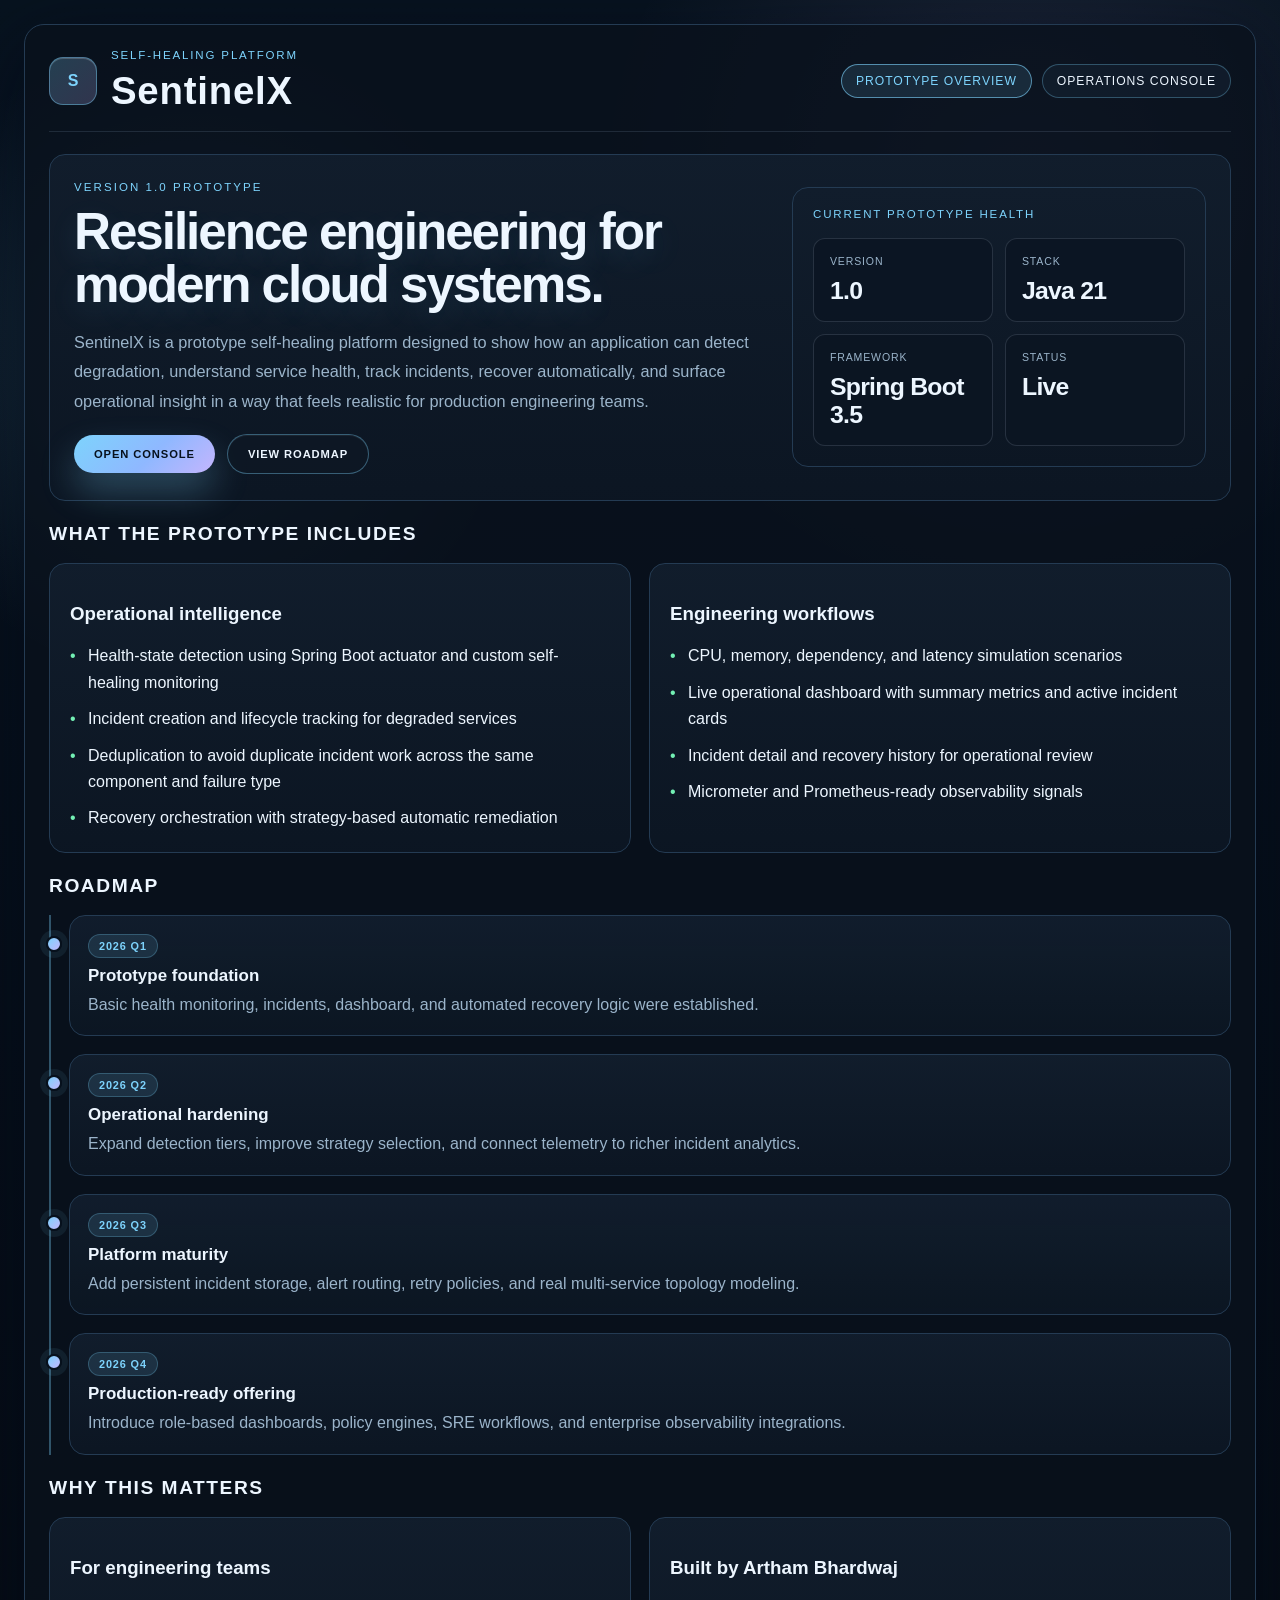
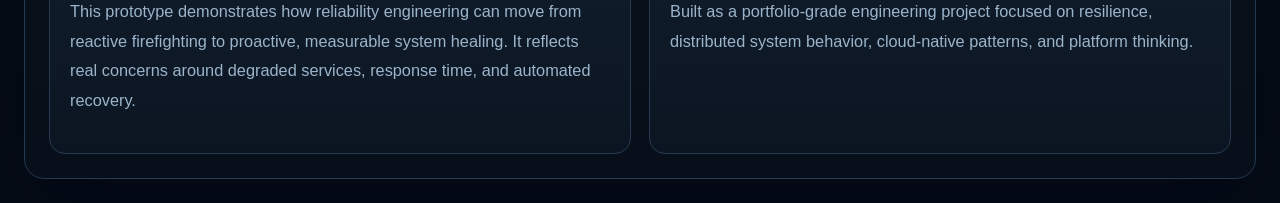
<file: sample-application/src/main/resources/static/prototype-overview.html>
<!DOCTYPE html>
<html lang="en">
<head>
    <meta charset="UTF-8" />
    <meta name="viewport" content="width=device-width, initial-scale=1.0" />
    <title>SentinelX | Prototype Overview</title>
    <link rel="stylesheet" href="style.css" />
</head>
<body class="story-page">
<div class="story-shell">
    <header class="story-header">
        <div class="story-brand">
            <div class="story-mark">S</div>
            <div>
                <div class="eyebrow">Self-healing platform</div>
                <h1>SentinelX</h1>
            </div>
        </div>
        <nav class="top-nav" aria-label="Prototype pages">
            <a class="nav-link active" href="prototype-overview.html">Prototype overview</a>
            <a class="nav-link" href="index.html">Operations console</a>
        </nav>
    </header>

    <main class="story-content">
        <section class="story-hero">
            <div>
                <p class="story-kicker">Version 1.0 prototype</p>
                <h1>Resilience engineering for modern cloud systems.</h1>
                <p class="story-sub">
                    SentinelX is a prototype self-healing platform designed to show how an application can detect degradation,
                    understand service health, track incidents, recover automatically, and surface operational insight in a way that feels
                    realistic for production engineering teams.
                </p>
                <div class="story-actions">
                    <a class="primary-button" href="index.html">Open console</a>
                    <a class="secondary-button" href="#roadmap">View roadmap</a>
                </div>
            </div>

            <aside class="story-metric-panel">
                <div class="eyebrow">Current prototype health</div>
                <div class="metric-grid">
                    <div class="metric-box">
                        <div class="label">Version</div>
                        <strong>1.0</strong>
                    </div>
                    <div class="metric-box">
                        <div class="label">Stack</div>
                        <strong>Java 21</strong>
                    </div>
                    <div class="metric-box">
                        <div class="label">Framework</div>
                        <strong>Spring Boot 3.5</strong>
                    </div>
                    <div class="metric-box">
                        <div class="label">Status</div>
                        <strong>Live</strong>
                    </div>
                </div>
            </aside>
        </section>

        <section class="story-section">
            <h2>What the prototype includes</h2>
            <div class="story-grid">
                <article class="story-card">
                    <h3>Operational intelligence</h3>
                    <ul>
                        <li>Health-state detection using Spring Boot actuator and custom self-healing monitoring</li>
                        <li>Incident creation and lifecycle tracking for degraded services</li>
                        <li>Deduplication to avoid duplicate incident work across the same component and failure type</li>
                        <li>Recovery orchestration with strategy-based automatic remediation</li>
                    </ul>
                </article>

                <article class="story-card">
                    <h3>Engineering workflows</h3>
                    <ul>
                        <li>CPU, memory, dependency, and latency simulation scenarios</li>
                        <li>Live operational dashboard with summary metrics and active incident cards</li>
                        <li>Incident detail and recovery history for operational review</li>
                        <li>Micrometer and Prometheus-ready observability signals</li>
                    </ul>
                </article>
            </div>
        </section>

        <section class="story-section" id="roadmap">
            <h2>Roadmap</h2>
            <div class="timeline">
                <div class="timeline-item">
                    <span class="pill">2026 Q1</span>
                    <h3>Prototype foundation</h3>
                    <p>Basic health monitoring, incidents, dashboard, and automated recovery logic were established.</p>
                </div>
                <div class="timeline-item">
                    <span class="pill">2026 Q2</span>
                    <h3>Operational hardening</h3>
                    <p>Expand detection tiers, improve strategy selection, and connect telemetry to richer incident analytics.</p>
                </div>
                <div class="timeline-item">
                    <span class="pill">2026 Q3</span>
                    <h3>Platform maturity</h3>
                    <p>Add persistent incident storage, alert routing, retry policies, and real multi-service topology modeling.</p>
                </div>
                <div class="timeline-item">
                    <span class="pill">2026 Q4</span>
                    <h3>Production-ready offering</h3>
                    <p>Introduce role-based dashboards, policy engines, SRE workflows, and enterprise observability integrations.</p>
                </div>
            </div>
        </section>

        <section class="story-section">
            <h2>Why this matters</h2>
            <div class="story-grid">
                <article class="story-card">
                    <h3>For engineering teams</h3>
                    <p class="story-sub">
                        This prototype demonstrates how reliability engineering can move from reactive firefighting to proactive,
                        measurable system healing. It reflects real concerns around degraded services, response time, and automated recovery.
                    </p>
                </article>

                <article class="story-card team-card">
                    <h3>Built by Artham Bhardwaj</h3>
                    <p class="story-sub">
                        Built as a portfolio-grade engineering project focused on resilience, distributed system behavior, cloud-native patterns,
                        and platform thinking.
                    </p>
                    
                </article>
            </div>
        </section>
    </main>
</div>
</body>
</html>
</file>
<file: sample-application/src/main/resources/static/style.css>
:root {
  --bg:#07111d;
  --bg-panel:#0d1b2a;
  --panel:#0f1d2d;
  --panel-alt:#122334;
  --border:#243b53;
  --muted:#9bb4ca;
  --text:#edf6ff;
  --green:#73f0b4;
  --green-soft:rgba(115,240,180,0.18);
  --amber:#f7c66b;
  --amber-soft:rgba(247,198,107,0.16);
  --red:#ff7b7b;
  --red-soft:rgba(255,123,123,0.18);
  --blue:#7dd3fc;
  --blue-soft:rgba(125,211,252,0.18);
  --purple:#c4b5fd;
  --shadow:0 24px 80px rgba(2,6,23,0.55);
}

* { box-sizing: border-box; }

html, body {
  margin:0;
  min-height:100%;
  background:
    radial-gradient(circle at 15% 20%, rgba(125,211,252,0.18), transparent 18%),
    radial-gradient(circle at 80% 10%, rgba(196,181,253,0.12), transparent 22%),
    linear-gradient(180deg, #07131f 0%, #050c14 100%);
  color:var(--text);
  font-family:'Segoe UI', Tahoma, Geneva, Verdana, sans-serif;
}

body {
  min-height:100vh;
  padding:24px;
}

.console-shell,
.story-shell {
  max-width: 1400px;
  margin: 0 auto;
  background: rgba(9,17,28,0.8);
  border:1px solid var(--border);
  border-radius: 20px;
  box-shadow: var(--shadow);
  padding: 24px;
}

.topbar,
.story-header {
  display:flex;
  align-items:center;
  justify-content:space-between;
  gap:16px;
  padding-bottom: 18px;
  margin-bottom: 22px;
  border-bottom: 1px solid rgba(132,156,183,0.18);
}

.topbar-actions {
  display:flex;
  align-items:center;
  justify-content:flex-end;
  gap:12px;
  flex-wrap:wrap;
}

.top-nav {
  display:flex;
  align-items:center;
  gap:10px;
  flex-wrap:wrap;
}

.nav-link {
  display:inline-flex;
  align-items:center;
  justify-content:center;
  text-decoration:none;
  color:var(--text);
  background:rgba(17,29,44,0.9);
  border:1px solid rgba(125,211,252,0.3);
  border-radius:999px;
  padding:9px 14px;
  font-size:0.76rem;
  letter-spacing:0.08em;
  text-transform:uppercase;
  transition: all 0.2s ease;
}

.nav-link:hover,
.nav-link.active {
  background:rgba(125,211,252,0.12);
  border-color: rgba(125,211,252,0.6);
  color:var(--blue);
}

h1 {
  margin:0;
  font-size: clamp(1.8rem, 3vw, 2.6rem);
  letter-spacing: 0.02em;
}

.eyebrow {
  font-size: 0.72rem;
  letter-spacing: 0.16em;
  color: var(--blue);
  text-transform: uppercase;
  margin-bottom: 8px;
}

.eyebrow.subtle {
  color: var(--muted);
  letter-spacing: 0.12em;
}

.status-pill {
  background: rgba(94,229,165,0.12);
  border:1px solid rgba(94,229,165,0.35);
  color:var(--green);
  border-radius: 999px;
  padding: 8px 14px;
  font-weight:700;
  text-transform: uppercase;
  letter-spacing: 0.08em;
}

.summary-grid, .kpi-grid, .content-grid {
  display:grid;
  gap:16px;
}

.summary-grid {
  grid-template-columns: repeat(4, minmax(180px, 1fr));
  margin-bottom: 22px;
}

.summary-card, .kpi-card, .panel,
.story-metric-panel, .story-card, .timeline-item {
  background: linear-gradient(180deg, rgba(17,29,44,0.98), rgba(12,22,35,0.94));
  border:1px solid var(--border);
  border-radius: 16px;
  padding:18px 20px;
}

.summary-card .label, .kpi-card .label {
  display:block;
  color:var(--muted);
  font-size:0.75rem;
  letter-spacing:0.08em;
  text-transform: uppercase;
  margin-bottom: 10px;
}

.status-value {
  font-size: clamp(1.6rem, 2vw, 2.2rem);
  font-weight:800;
  color: var(--text);
}

.status-value.healthy { color: var(--green); }
.status-value.degraded { color: var(--amber); }
.status-value.danger { color: var(--red); }

.kpi-grid {
  grid-template-columns: repeat(4, minmax(180px, 1fr));
  margin-bottom: 22px;
}

.value {
  font-size: clamp(1.3rem, 2vw, 2rem);
  font-weight:800;
}
.value.small {
  font-size:1rem;
  color:var(--text);
}

.control-panel {
  margin-bottom: 24px;
}

.panel-header {
  display:flex;
  align-items:center;
  justify-content:space-between;
  gap:8px;
  margin-bottom: 16px;
}

.panel-header h2 {
  margin:0;
  font-size: 1.1rem;
  letter-spacing:0.04em;
}

.button-grid {
  display:grid;
  grid-template-columns: repeat(4, minmax(160px, 1fr));
  gap: 14px;
}

.sim-button {
  border:1px solid rgba(255,255,255,0.08);
  background: rgba(15, 24, 37, 0.98);
  color: var(--text);
  padding: 16px 18px;
  border-radius: 14px;
  font-weight: 700;
  letter-spacing: 0.04em;
  cursor:pointer;
  transition: transform 0.2s ease, border-color 0.2s ease, box-shadow 0.2s ease;
  text-transform: uppercase;
}

.sim-button:hover {
  transform: translateY(-1px);
  border-color: rgba(125,211,252,0.65);
  box-shadow: 0 0 0 1px rgba(125,211,252,0.2);
}

.sim-button.cpu { border-color: rgba(255,107,107,0.5); }
.sim-button.memory { border-color: rgba(247,198,107,0.5); }
.sim-button.dependency { border-color: rgba(188,168,255,0.5); }
.sim-button.latency { border-color: rgba(125,211,252,0.5); }

.content-grid {
  grid-template-columns: 1.5fr 1fr;
  margin-bottom: 22px;
}

.chart-wrap {
  height: 260px;
  width:100%;
}

.metrics-stack {
  display:grid;
  gap:14px;
}

.metrics-stack div {
  display:flex;
  justify-content:space-between;
  align-items:center;
  padding: 12px 0;
  border-bottom: 1px solid rgba(255,255,255,0.06);
}

.metrics-stack .label {
  color: var(--muted);
  text-transform: uppercase;
  letter-spacing: 0.08em;
  font-size:0.7rem;
}

.lower-grid {
  grid-template-columns: 1.2fr 1.4fr;
}

.incident-list {
  display:flex;
  flex-direction: column;
  gap:12px;
}

.incident-row {
  background: rgba(12, 22, 35, 0.9);
  border:1px solid rgba(148,163,184,0.2);
  border-left: 4px solid var(--blue);
  border-radius: 12px;
  width:100%;
  text-align:left;
  padding:14px 14px 12px;
  cursor:pointer;
  color:var(--text);
}

.incident-row:hover {
  border-color: rgba(125,211,252,0.5);
}

.incident-row.resolved {
  border-left-color: var(--green);
}

.incident-header {
  display:flex;
  align-items:center;
  justify-content:space-between;
  gap:12px;
  margin-bottom: 8px;
}

.incident-title {
  font-weight:700;
  font-size:0.95rem;
}

.incident-meta {
  color: var(--muted);
  display:flex;
  justify-content:space-between;
  flex-wrap:wrap;
  gap:8px;
  font-size:0.75rem;
  letter-spacing:0.02em;
}

.severity {
  border-radius: 999px;
  padding: 5px 9px;
  font-size: 0.7rem;
  font-weight: 700;
  letter-spacing: 0.08em;
  text-transform: uppercase;
  border:1px solid transparent;
}

.severity.critical { background: var(--red-soft); color: #ffb3b3; border-color: rgba(255,107,107,0.3); }
.severity.high { background: rgba(255,165,0,0.13); color: #f7c66b; border-color: rgba(247,198,107,0.3); }
.severity.medium { background: rgba(125,211,252,0.12); color: var(--blue); border-color: rgba(125,211,252,0.3); }
.severity.low { background: rgba(94,229,165,0.12); color: var(--green); border-color: rgba(94,229,165,0.3); }

.incident-detail {
  min-height: 260px;
}

.incident-detail-header {
  display:flex;
  align-items:flex-start;
  justify-content:space-between;
  gap:12px;
  margin-bottom:18px;
}

.incident-detail-header h3 {
  margin:0;
  font-size:1.35rem;
}

.detail-grid {
  display:grid;
  grid-template-columns: repeat(2, minmax(120px,1fr));
  gap:12px 16px;
  margin-bottom: 16px;
}

.detail-grid .label {
  display:block;
  font-size:0.68rem;
  color:var(--muted);
  text-transform: uppercase;
  letter-spacing:0.08em;
  margin-bottom:6px;
}

.incident-description {
  color: var(--muted);
  line-height:1.7;
  padding: 12px 0 0;
  border-top: 1px solid rgba(255,255,255,0.06);
}

.timeline-box {
  margin-top: 18px;
  border-top:1px solid rgba(255,255,255,0.06);
  padding-top: 12px;
}

.event-timeline {
  list-style: none;
  padding: 0;
  margin: 12px 0 0;
  display:flex;
  flex-direction: column;
  gap:9px;
  font-size:0.9rem;
  color:var(--text);
}

.event-timeline li {
  position: relative;
  padding-left: 18px;
}

.event-timeline li::before {
  content:'•';
  position:absolute;
  left:0;
  color:var(--blue);
}

.history-panel {
  margin-top: 18px;
}

.table-wrap {
  overflow:auto;
}

table {
  width:100%;
  border-collapse: collapse;
}

th, td {
  padding: 12px 14px;
  text-align:left;
  border-bottom:1px solid rgba(255,255,255,0.08);
}

th {
  color: var(--muted);
  font-size:0.72rem;
  text-transform: uppercase;
  letter-spacing:0.08em;
}

.mini-badge {
  display:inline-block;
  border-radius: 999px;
  padding:5px 10px;
  font-size:0.7rem;
  font-weight:700;
  letter-spacing:0.06em;
  text-transform: uppercase;
}

.mini-badge.ok { background: rgba(94,229,165,0.12); color:var(--green); }
.mini-badge.alert { background: rgba(255,107,107,0.12); color:#ffb3b3; }

.empty-state {
  color: var(--muted);
  padding: 10px 0;
}

.ops-toast {
  position:fixed;
  right:18px;
  top:18px;
  z-index:1000;
  padding:12px 16px;
  border-radius: 12px;
  font-weight:700;
  letter-spacing:0.03em;
  background: rgba(15, 23, 42, 0.95);
  border:1px solid rgba(125,211,252,0.4);
  box-shadow: 0 10px 30px rgba(2,6,23,0.5);
}

.ops-toast.success { border-color: rgba(94,229,165,0.5); color: var(--green); }
.ops-toast.danger { border-color: rgba(255,107,107,0.5); color: #ffb3b3; }

.story-page {
  background: transparent;
  color: var(--text);
}

.story-brand {
  display:flex;
  align-items:center;
  gap:14px;
}

.story-mark {
  width:48px;
  height:48px;
  border-radius:14px;
  display:grid;
  place-items:center;
  background:linear-gradient(135deg, rgba(125,211,252,0.24), rgba(196,181,253,0.22));
  border:1px solid rgba(125,211,252,0.42);
  color:var(--blue);
  font-weight:900;
  box-shadow: inset 0 1px 0 rgba(255,255,255,0.18);
}

.story-content {
  padding: 0;
}

.story-hero {
  display:grid;
  grid-template-columns: 1.5fr 0.9fr;
  gap:28px;
  align-items:center;
  padding: 26px 24px;
  margin-bottom: 22px;
  background: linear-gradient(180deg, rgba(17,29,44,0.98), rgba(12,22,35,0.94));
  border:1px solid var(--border);
  border-radius: 16px;
}

.story-kicker {
  margin:0 0 12px;
  font-size:0.72rem;
  letter-spacing:0.18em;
  text-transform:uppercase;
  color:var(--blue);
}

.story-hero h1 {
  margin:0 0 14px;
  font-size: clamp(2.4rem, 4vw, 4.2rem);
  line-height:1.04;
  letter-spacing:-0.04em;
  text-shadow: 0 10px 30px rgba(125,211,252,0.12);
}

.story-sub {
  color:var(--muted);
  line-height:1.8;
  max-width: 720px;
  margin-bottom:18px;
  font-size:1.02rem;
}

.story-actions {
  display:flex;
  align-items:center;
  gap:12px;
  flex-wrap:wrap;
  margin-top:18px;
}

.primary-button,
.secondary-button {
  display:inline-flex;
  align-items:center;
  justify-content:center;
  gap:8px;
  border-radius:999px;
  padding:13px 20px;
  text-decoration:none;
  font-weight:800;
  letter-spacing:0.08em;
  text-transform:uppercase;
  font-size:0.7rem;
  transition: transform 0.2s ease, box-shadow 0.2s ease, border-color 0.2s ease;
}

.primary-button:hover,
.secondary-button:hover {
  transform: translateY(-1px);
}

.primary-button {
  background:linear-gradient(135deg, var(--blue), #8fb8ff 55%, var(--purple));
  color:#07111d;
  box-shadow: 0 18px 35px rgba(125,211,252,0.28);
}

.secondary-button {
  border:1px solid rgba(125,211,252,0.38);
  color:var(--text);
  background:rgba(15,24,37,0.72);
  box-shadow: inset 0 1px 0 rgba(255,255,255,0.06);
}

.story-metric-panel { padding:20px; }

.metric-grid {
  display:grid;
  grid-template-columns: repeat(2, minmax(120px,1fr));
  gap:12px;
  margin-top:18px;
}

.metric-box {
  background: rgba(12, 22, 35, 0.9);
  border:1px solid rgba(148,163,184,0.2);
  border-radius:12px;
  padding:16px;
}

.metric-box .label {
  color:var(--muted);
  font-size:0.66rem;
  text-transform:uppercase;
  letter-spacing:0.08em;
}

.metric-box strong {
  display:block;
  margin-top:10px;
  font-size:1.55rem;
  font-weight:800;
  letter-spacing:-0.03em;
}

.story-section {
  margin-top:22px;
}

.story-section h2 {
  margin:0 0 18px;
  font-size:1.2rem;
  letter-spacing:0.08em;
  text-transform:uppercase;
  color:var(--text);
}

.story-grid {
  display:grid;
  grid-template-columns: repeat(2, minmax(0,1fr));
  gap:18px;
}

.story-card { padding:20px; }

.story-card ul {
  list-style:none;
  margin: 14px 0 0;
  padding:0;
  display:grid;
  gap:10px;
}

.story-card li {
  position:relative;
  padding-left:18px;
  color:var(--text);
  line-height:1.65;
}

.story-card li::before {
  content:"•";
  position:absolute;
  left:0;
  color:var(--green);
}

.timeline {
  position:relative;
  margin-top:12px;
  padding-left:18px;
  border-left:2px solid rgba(125,211,252,0.35);
  display:grid;
  gap:18px;
}

.timeline-item {
  position:relative;
  padding-left:18px;
  padding:18px;
}

.timeline-item::before {
  content:"";
  position:absolute;
  left:-24px;
  top:20px;
  width:12px;
  height:12px;
  background:linear-gradient(135deg, var(--blue), var(--purple));
  border:2px solid #07111d;
  border-radius:50%;
  box-shadow: 0 0 0 6px rgba(125,211,252,0.08);
}

.timeline-item .pill {
  display:inline-block;
  background:rgba(125,211,252,0.12);
  color:var(--blue);
  border:1px solid rgba(125,211,252,0.25);
  padding:5px 10px;
  border-radius:999px;
  font-size:0.68rem;
  letter-spacing:0.08em;
  text-transform:uppercase;
  margin-bottom:8px;
  font-weight:700;
}

.timeline-item h3 {
  margin:0 0 6px;
  font-size:1.06rem;
}

.timeline-item p {
  margin:0;
  color:var(--muted);
  line-height:1.6;
}

.team-card {
  background: linear-gradient(180deg, rgba(17,29,44,0.98), rgba(12,22,35,0.94));
}

.team-card .signature {
  margin-top:16px;
  color:var(--green);
  font-weight:700;
  letter-spacing:0.04em;
}

@media (max-width: 900px) {
  .story-hero,
  .story-grid {
    grid-template-columns: 1fr;
  }

  .story-header {
    flex-direction: column;
    align-items:flex-start;
  }
}

@media (max-width: 640px) {
  body { padding: 12px; }
  .story-shell { padding: 18px; }
  .story-hero { padding: 20px 18px; }
  .metric-grid { grid-template-columns: 1fr 1fr; }
  .top-nav { width: 100%; }
  .nav-link { flex:1; }
  .topbar-actions { width:100%; justify-content:flex-start; }
}

@media (max-width: 900px) {
  .summary-grid, .kpi-grid, .button-grid, .content-grid, .lower-grid {
    grid-template-columns: 1fr 1fr;
  }
}

@media (max-width: 640px) {
  body { padding: 12px; }
  .console-shell { padding: 18px 14px; }
  .topbar, .panel-header, .incident-detail-header { flex-direction: column; align-items:flex-start; }
  .summary-grid, .kpi-grid, .button-grid, .content-grid, .lower-grid { grid-template-columns: 1fr; }
}
</file>
